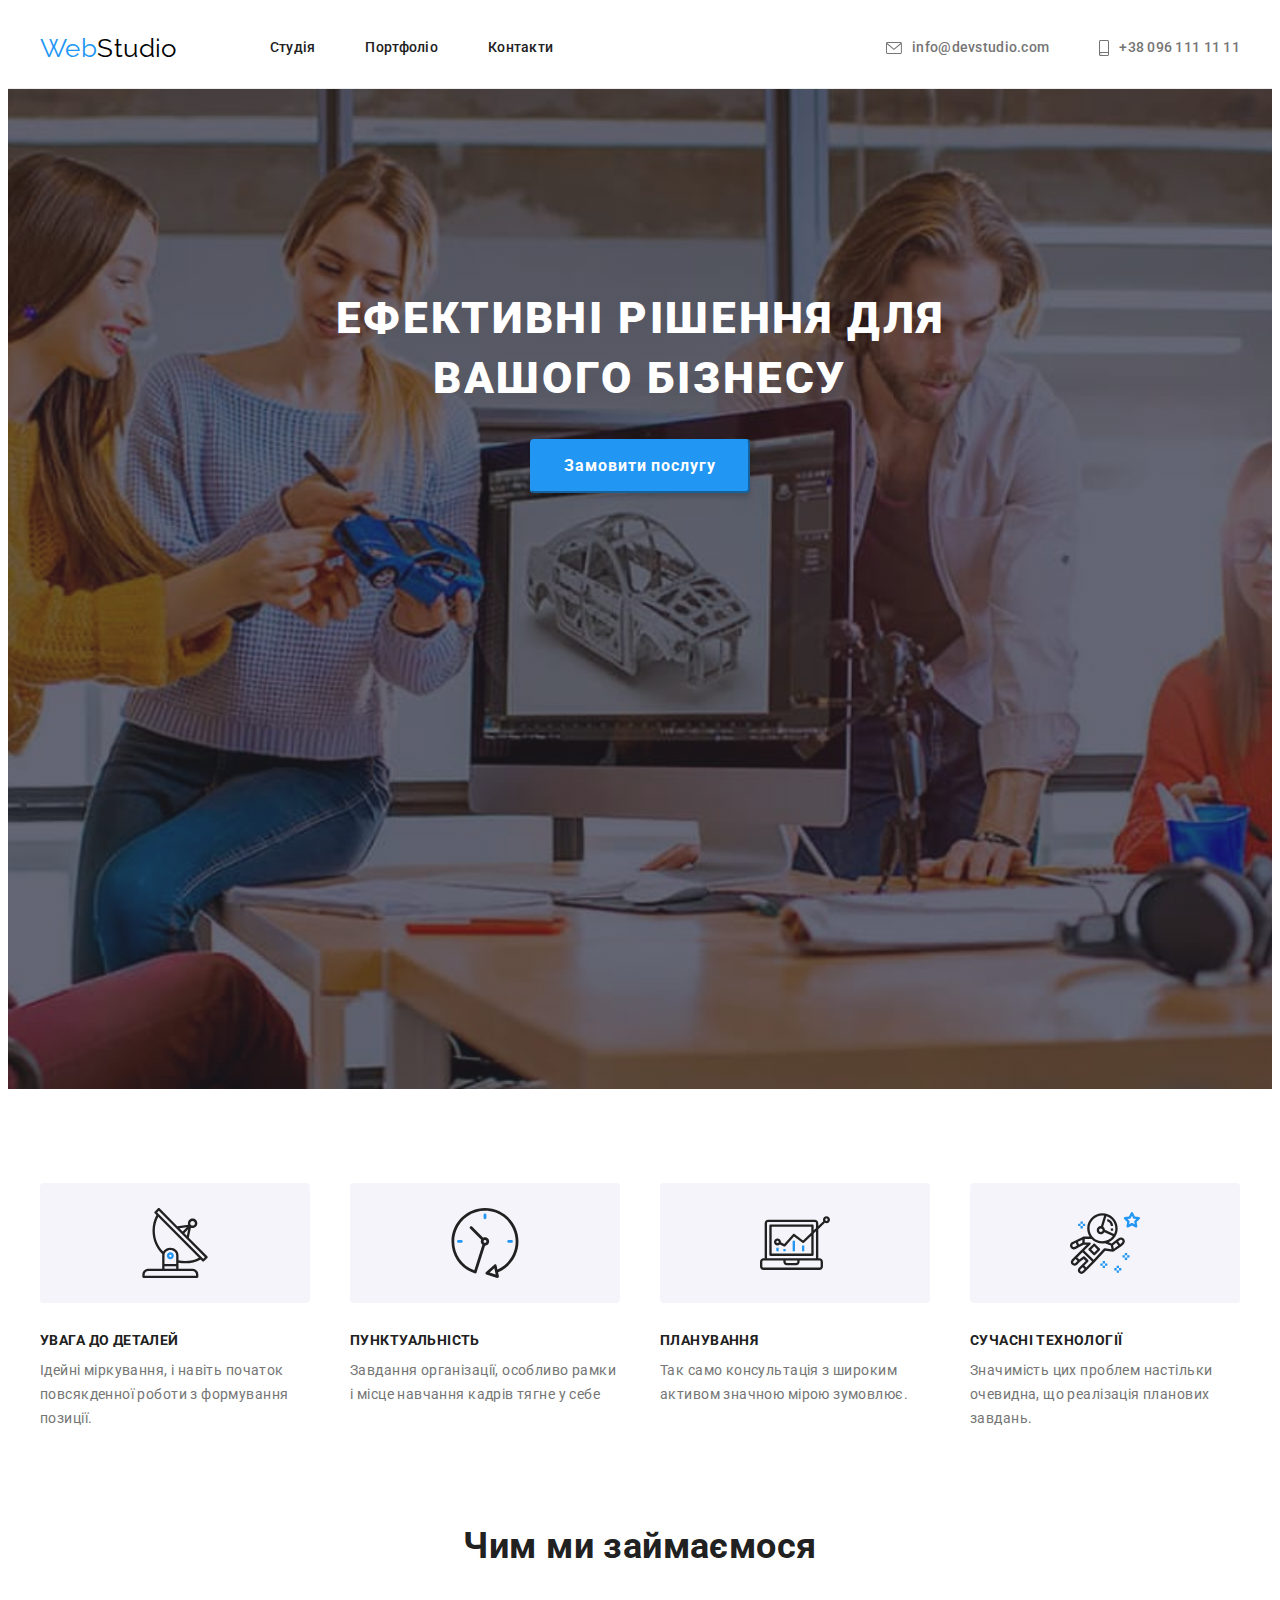
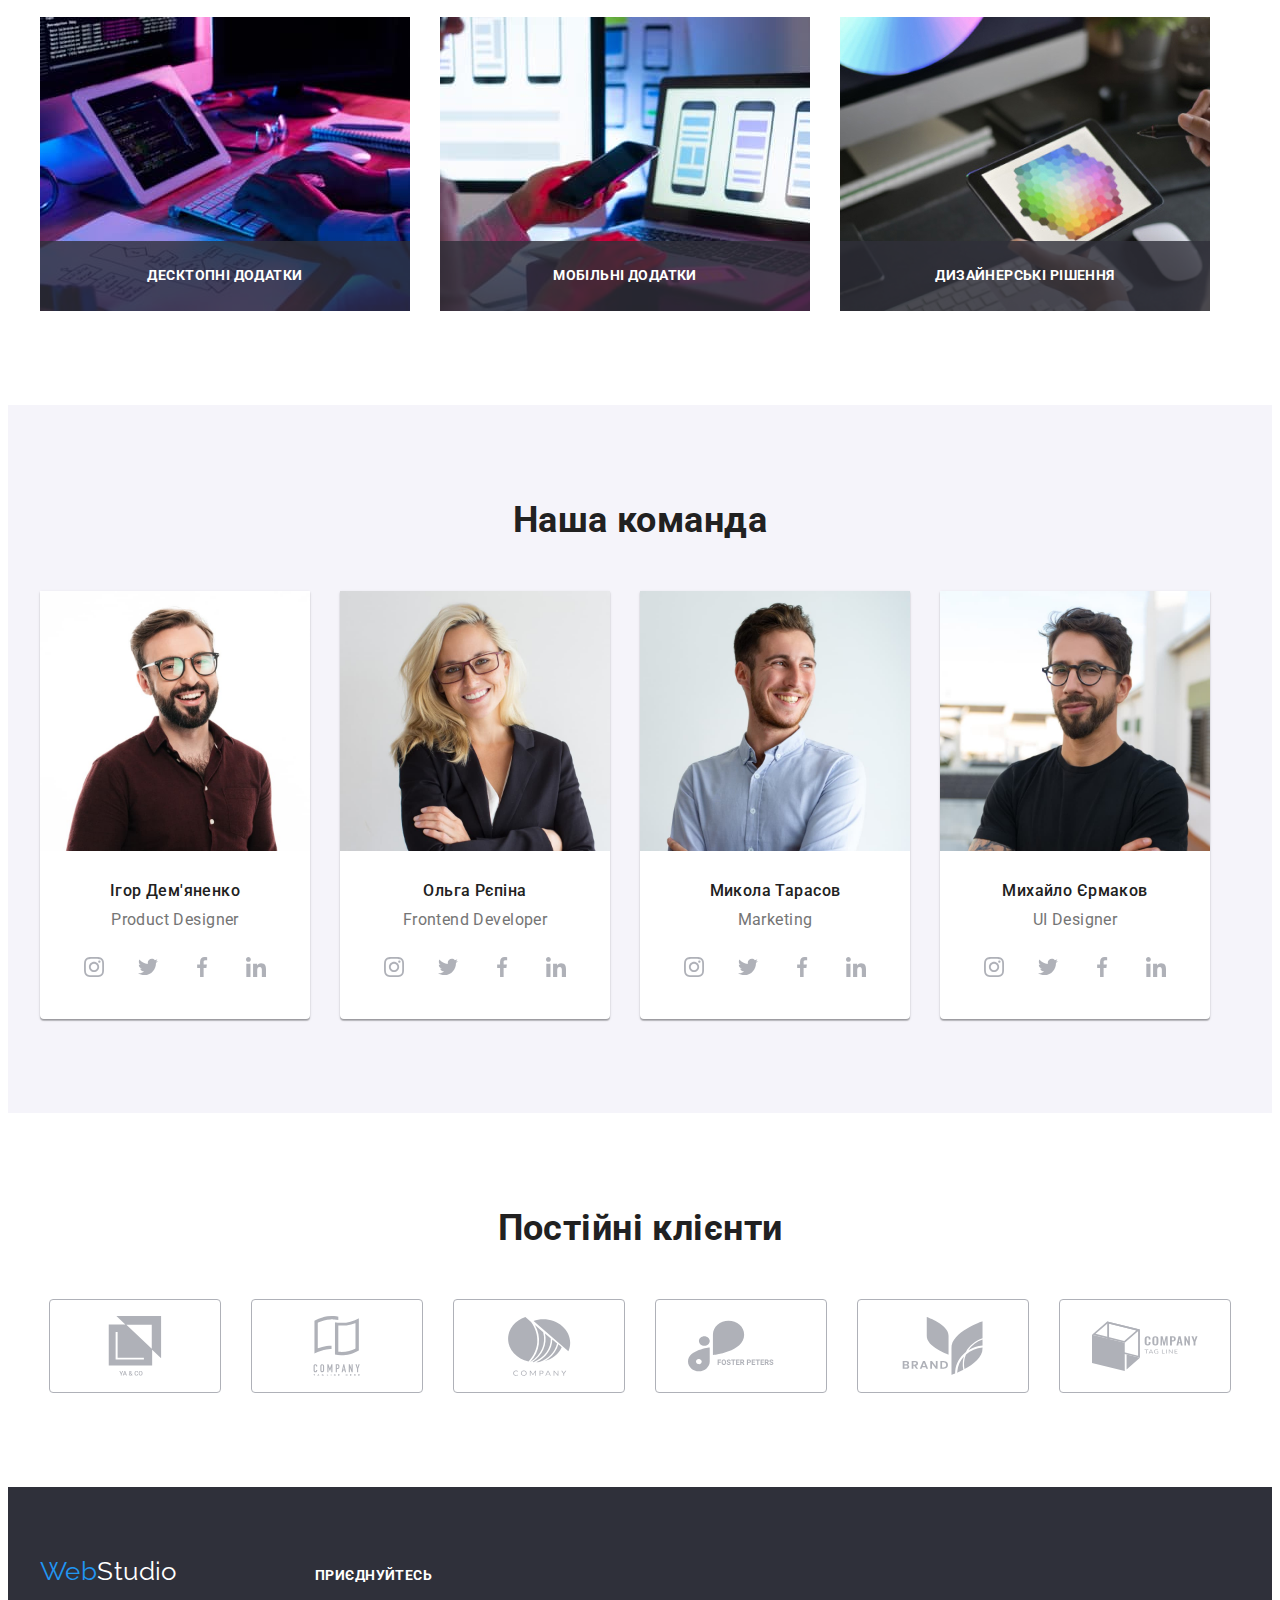
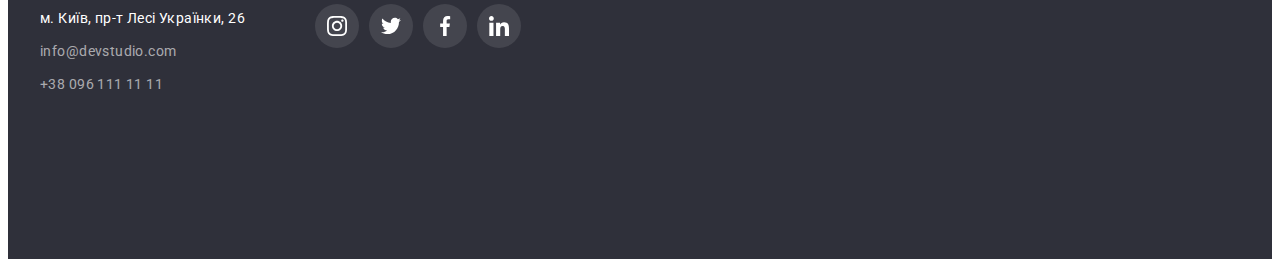
<file: index.html>
<!DOCTYPE html>
<html lang="uk">
<head>
    <meta charset="UTF-8">
    <meta http-equiv="X-UA-Compatible" content="IE=edge">
    <meta name="viewport" content="width=device-width, initial-scale=1.0">
    <link rel="preconnect" href="https://fonts.googleapis.com">
    <link rel="preconnect" href="https://fonts.gstatic.com" crossorigin>
    <link href="https://fonts.googleapis.com/css2?family=Raleway:wght@700&family=Roboto:wght@400;500;700;900&display=swap"
        rel="stylesheet">
    <link rel="stylesheet" href="https://cdnjs.cloudflare.com/ajax/libs/modern-normalize/1.1.0/modern-normalize.min.css"
        integrity="sha512-wpPYUAdjBVSE4KJnH1VR1HeZfpl1ub8YT/NKx4PuQ5NmX2tKuGu6U/JRp5y+Y8XG2tV+wKQpNHVUX03MfMFn9Q=="
        crossorigin="anonymous" referrerpolicy="no-referrer"/>
    <link rel="stylesheet" href="./css/styles.css">
    <title>WebStudio</title>
</head>

<body>
    <!--Шапка сайту-->
  <header class="header">
    <div class="container">
        <a class="logo" href="./index.html">Web<span>Studio</span></a>
        <nav class="nav-menu">
        <ul class="links">
            <li class="item"><a class="nav-link" href="./index.html">Студія</a></li>
            <li class="item"><a class="nav-link" href="./portfolio.html">Портфоліо</a></li>
            <li class="item"><a class="nav-link" href="#contacts">Контакти</a></li>
        </ul>
        </nav>
        <ul class="contact-links">
            <li class="item">
                <a class="contact-link" href="mailto:info@devstudio.com">
                <svg class="header-icon-mail">
                <use href="./img/icons.svg#icon-envelope">
                    </use>
                </svg>info@devstudio.com</a>
            <li class="item">
                <a class="contact-link" href="tel:+380961111111">
                <svg class="header-icon-phone">
                <use href="./img/icons.svg#icon-smartphone">
                    </use>
                </svg>+38 096 111 11 11</a>
        </ul>
    </div>
  </header>
  <main>
    <!--Герой-->
    <section class="hero">
        <div class="conteiner">
            <h1 class="hero-title">Ефективні рішення для вашого бізнесу</h1>
            <button class="hero-button" type="button" data-modal-open>Замовити послугу</button>
        </div>
    </section>
    <!--Особливості-->
    <section class="section">
        <div class="container">
            <h2 class="visually-hidden">Особливості</h2>
            <ul class="work-center">
                <li class="benefits">
                    <div class="icons">
                        <svg width="70" height="70">
                        <use href="./img/icons.svg#icon-antenna"></use>
                        </svg>
                    </div>
                    <h3 class="work-title">УВАГА ДО ДЕТАЛЕЙ</h3>
                    <p class="work-text">Ідейні міркування, і навіть початок повсякденної роботи з формування позиції.</p>
                </li>
                <li class="benefits">
                    <div class="icons">
                        <svg width="70" height="70">
                        <use href="./img/icons.svg#icon-clock"></use>
                        </svg>
                    </div>
                    <h3 class="work-title">ПУНКТУАЛЬНІСТЬ</h3>
                    <p class="work-text">Завдання організації, особливо рамки і місце навчання кадрів тягне у себе</p>
                </li>
                <li class="benefits">
                    <div class="icons">
                        <svg width="70" height="70">
                        <use href="./img/icons.svg#icon-diagram"></use>
                        </svg>
                    </div>
                    <h3 class="work-title">ПЛАНУВАННЯ</h3>
                    <p class="work-text">Так само консультація з широким активом значною мірою зумовлює.</p>
                </li>
                <li class="benefits">
                    <div class="icons">
                        <svg width="70" height="70">
                        <use href="./img/icons.svg#icon-astronaut"></use>
                    </svg>
                    </div>
                    <h3 class="work-title">СУЧАСНІ ТЕХНОЛОГІЇ</h3>
                    <p class="work-text">Значимість цих проблем настільки очевидна, що реалізація планових завдань.</p>
                </li>
            </ul>
        </div>
    </section>
    <!--Чим ми займаємося-->
    <section class="section project">
        <div class="container">
            <h2 class="section-title">Чим ми займаємося</h2>
            <ul class="work-img">
                <li>
                    <div class="work-img-pos">
                        <img src="./img/laptop.jpg" alt="Ноутбук" width="370">
                        <p class="work-text-hov work-img-hov">Десктопні додатки</p>
                    </div>
                </li>
                <li>
                    <div class="work-img-pos">
                        <img src="./img/phone.jpg" alt="Телефон" width="370">
                        <p class="work-text-hov work-img-hov">Мобільні додатки</p>
                    </div>
                </li>
                <li>
                    <div class="work-img-pos">
                        <img src="./img/tablet.jpg" alt="Планшет" width="370">
                        <p class="work-text-hov work-img-hov">Дизайнерські рішення</p>
                    </div>
                </li>
            </ul>
        </div>
    </section>
    <!--Наша команда-->
    <section class="section teams">
        <div class="container">
            <h2 class="team">Наша команда</h2>
            <ul class="team-worker">
                <li>
                    <img src="./img/igor.jpg" alt="Ігор Дем'яненко" width="270">
                    <div class="team-card">
                        <h3 class="team-name">Ігор Дем'яненко</h3>
                        <p class="team-position">Product Designer</p>
                        <ul class="social-icons">
                            <li>
                                <a class="icon-cover" href=""><svg class="icon-social">
                                        <use href="./img/icons.svg#icon-instagram"></use>
                                    </svg>
                                </a>
                            </li>
                            <li>
                                <a class="icon-cover" href=""><svg class="icon-social">
                                        <use href="./img/icons.svg#icon-twitter"></use>
                                    </svg>
                                </a>
                            </li>
                            <li>
                                <a class="icon-cover" href=""><svg class="icon-social">
                                        <use href="./img/icons.svg#icon-facebook"></use>
                                    </svg>
                                </a>
                            </li>
                            <li>
                                <a class="icon-cover" href=""><svg class="icon-social">
                                        <use href="./img/icons.svg#icon-linkedin"></use>
                                    </svg>
                                </a>
                            </li>
                        </ul>
                    </div>
                </li>
                <li>
                    <img src="./img/olga.jpg" alt="Ольга Рєпіна" width="270">
                    <div class="team-card">
                        <h3 class="team-name">Ольга Рєпіна</h3>
                        <p class="team-position">Frontend Developer</p>
                        <ul class="social-icons">
                            <li>
                                <a class="icon-cover" href=""><svg class="icon-social">
                                        <use href="./img/icons.svg#icon-instagram"></use>
                                    </svg>
                                </a>
                            </li>
                            <li>
                                <a class="icon-cover" href=""><svg class="icon-social">
                                        <use href="./img/icons.svg#icon-twitter"></use>
                                    </svg>
                                </a>
                            </li>
                            <li>
                                <a class="icon-cover" href=""><svg class="icon-social">
                                        <use href="./img/icons.svg#icon-facebook"></use>
                                    </svg>
                                </a>
                            </li>
                            <li>
                                <a class="icon-cover" href=""><svg class="icon-social">
                                        <use href="./img/icons.svg#icon-linkedin"></use>
                                    </svg>
                                </a>
                            </li>
                        </ul>
                    </div>
                </li>
                <li>
                    <img src="./img/mykola.jpg" alt="Микола Тарасов" width="270">
                    <div class="team-card">
                        <h3 class="team-name">Микола Тарасов</h3>
                        <p class="team-position">Marketing</p>
                        <ul class="social-icons">
                            <li>
                                <a class="icon-cover" href=""><svg class="icon-social">
                                        <use href="./img/icons.svg#icon-instagram"></use>
                                    </svg>
                                </a>
                            </li>
                            <li>
                                <a class="icon-cover" href=""><svg class="icon-social">
                                        <use href="./img/icons.svg#icon-twitter"></use>
                                    </svg>
                                </a>
                            </li>
                            <li>
                                <a class="icon-cover" href=""><svg class="icon-social">
                                        <use href="./img/icons.svg#icon-facebook"></use>
                                    </svg>
                                </a>
                            </li>
                            <li>
                                <a class="icon-cover" href=""><svg class="icon-social">
                                        <use href="./img/icons.svg#icon-linkedin"></use>
                                    </svg>
                                </a>
                            </li>
                        </ul>
                    </div>
                </li>
                <li>
                    <img src="./img/mykhailo.jpg" alt="Михайло Єрмаков" width="270">
                    <div class="team-card">
                        <h3 class="team-name">Михайло Єрмаков</h3>
                        <p class="team-position">UI Designer</p>
                        <ul class="social-icons">
                            <li>
                                <a class="icon-cover" href=""><svg class="icon-social">
                                        <use href="./img/icons.svg#icon-instagram"></use>
                                    </svg>
                                </a>
                            </li>
                            <li>
                                <a class="icon-cover" href=""><svg class="icon-social">
                                        <use href="./img/icons.svg#icon-twitter"></use>
                                    </svg>
                                </a>
                            </li>
                            <li>
                                <a class="icon-cover" href=""><svg class="icon-social">
                                        <use href="./img/icons.svg#icon-facebook"></use>
                                    </svg>
                                </a>
                            </li>
                            <li>
                                <a class="icon-cover" href=""><svg class="icon-social">
                                        <use href="./img/icons.svg#icon-linkedin"></use>
                                    </svg>
                                </a>
                            </li>
                        </ul>
                    </div>
                </li>
            </ul>
        </div>
    </section>
    <section class="cliens">
        <div class="container">
            <h2 class="section-title">Постійні клієнти</h2>
            <ul class="icon-cliens">
                <li>
                    <a class="icon-client-bg" href="">
                        <svg class="icon-client">
                            <use href="./img/icons.svg#icon-yaco"></use>
                        </svg>
                    </a>
                </li>
                <li>
                    <a class="icon-client-bg" href=""><svg class="icon-client">
                            <use href="./img/icons.svg#icon-tagline"></use>
                        </svg>
                    </a>
                </li>
                <li>
                    <a class="icon-client-bg" href=""><svg class="icon-client">
                            <use href="./img/icons.svg#icon-company"></use>
                        </svg>
                    </a>
                </li>
                <li>
                    <a class="icon-client-bg" href=""><svg class="icon-client">
                            <use href="./img/icons.svg#icon-foster"></use>
                        </svg>
                    </a>
                </li>
                <li>
                    <a class="icon-client-bg" href=""><svg class="icon-client">
                            <use href="./img/icons.svg#icon-brand"></use>
                        </svg>
                    </a>
                </li>
                <li>
                    <a class="icon-client-bg" href=""><svg class="icon-client">
                            <use href="./img/icons.svg#icon-tag"></use>
                        </svg>
                    </a>
                </li>
            </ul>
        </div>
    </section>
  </main>
    <!--Футер-->
  <footer class="footer">
    <div class="container">
        <ul class="footer-tab">
            <li>
                <a class="logo-footer" href="./index.html">Web<span>Studio</span></a>
                <address id="contacts" class="address">
                <ul>
                    <li><a class="contact" href="https://goo.gl/maps/UYQvhBEnPJz3JGaJ8" target="_blank"
                            rel="noopener noreferrer nofollow">м. Київ, пр-т Лесі Українки, 26</a></li>
                    <li><a class="contact-info" href="mailto:info@devstudio.com">info@devstudio.com</a>
                    <li><a class="contact-info" href="tel:+380961111111">+38 096 111 11 11</a>
                </ul>
                </address>
            </li>
            <li class="footer-tabs">
                <p class="footer-title">приєднуйтесь</p>
                <ul class="footer-social-icons">
            
                    <li>
                        <a class="footer-icon-cover" href="">
                            <svg class="footer-icon-social">
                                <use href="./img/icons.svg#icon-instagram"></use>
                            </svg>
                        </a>
                    </li>
            
                    <li>
                        <a class="footer-icon-cover" href="">
                            <svg class="footer-icon-social">
                                <use href="./img/icons.svg#icon-twitter"></use>
                            </svg>
                        </a>
                    </li>
            
                    <li>
                        <a class="footer-icon-cover" href="">
                            <svg class="footer-icon-social">
                                <use href="./img/icons.svg#icon-facebook"></use>
                            </svg>
                        </a>
                    </li>
            
                    <li>
                        <a class="footer-icon-cover" href="">
                            <svg class="footer-icon-social">
                                <use href="./img/icons.svg#icon-linkedin"></use>
                            </svg>
                        </a>
                    </li>
            
                </ul>
            </li>
        </ul>
    </div>
  </footer> 
    <div class="backdrop is-hidden" data-modal>
        <div class="modal">
            <button data-modal-close class="modal-btn"></button>
        </div>
    </div>

    <script src="./js/modal.js"></script>
</body>

</html>
</file>
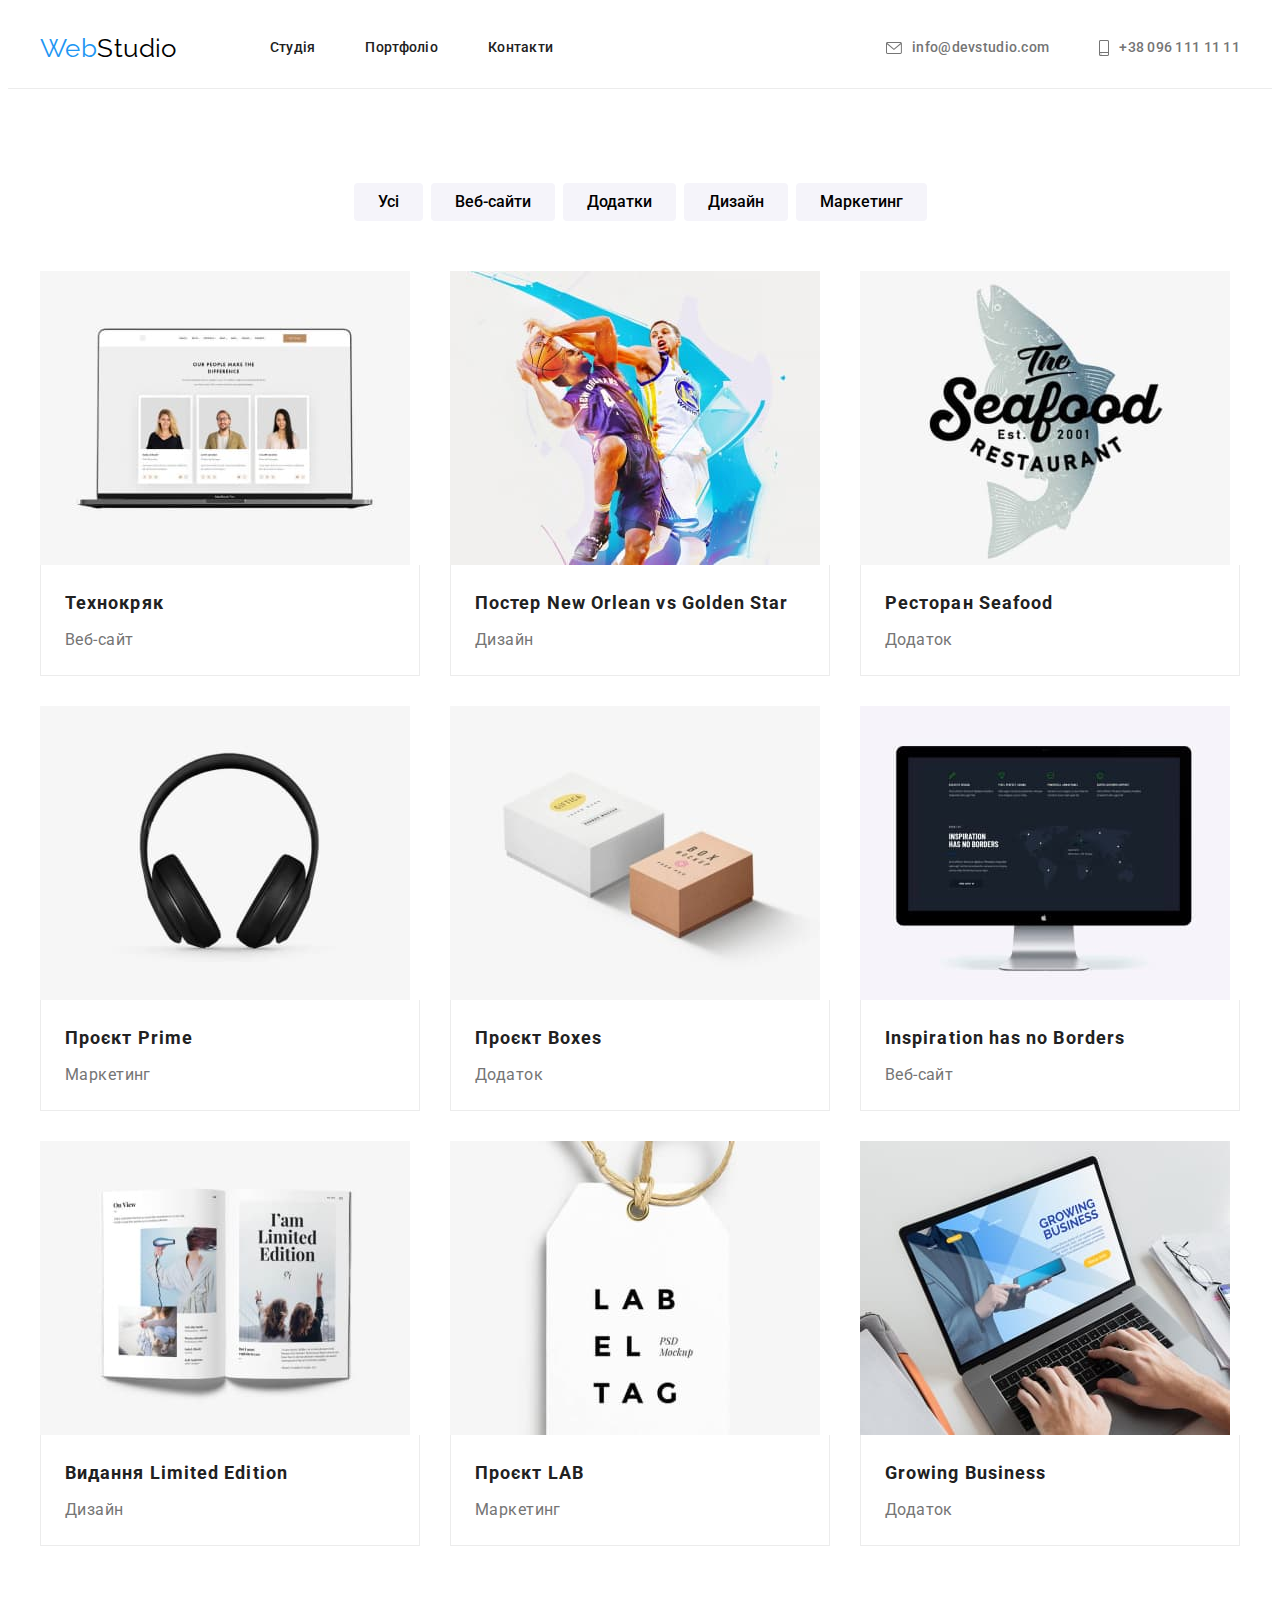
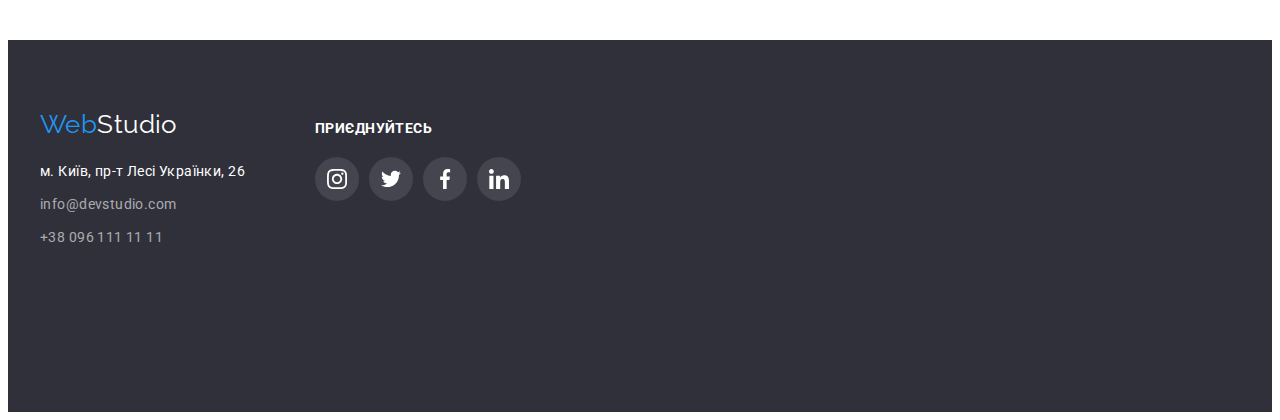
<file: portfolio.html>
<!DOCTYPE html>
<html lang="uk">

<head>
    <meta charset="UTF-8">
    <meta http-equiv="X-UA-Compatible" content="IE=edge">
    <meta name="viewport" content="width=device-width, initial-scale=1.0">
    <link rel="preconnect" href="https://fonts.googleapis.com">
    <link rel="preconnect" href="https://fonts.gstatic.com" crossorigin>
    <link href="https://fonts.googleapis.com/css2?family=Raleway:wght@700&family=Roboto:wght@400;500;700;900&display=swap"
        rel="stylesheet">
    <link rel="stylesheet" href="https://cdnjs.cloudflare.com/ajax/libs/modern-normalize/1.1.0/modern-normalize.min.css"
        integrity="sha512-wpPYUAdjBVSE4KJnH1VR1HeZfpl1ub8YT/NKx4PuQ5NmX2tKuGu6U/JRp5y+Y8XG2tV+wKQpNHVUX03MfMFn9Q=="
        crossorigin="anonymous" referrerpolicy="no-referrer"/>
    <link rel="stylesheet" href="./css/styles.css">
    <title>WebStudio</title>
</head>

<body>
    <!--Шапка-->
    <header class="header">
        <div class="container">
            <a class="logo" href="./index.html">Web<span>Studio</span></a>
            <nav class="nav-menu">
                <ul class="links">
                    <li class="item"><a class="nav-link" href="./index.html">Студія</a></li>
                    <li class="item"><a class="nav-link" href="./portfolio.html">Портфоліо</a></li>
                    <li class="item"><a class="nav-link" href="#contacts">Контакти</a></li>
                </ul>
            </nav>
            <ul class="contact-links">
                <li class="item"><a class="contact-link" href="mailto:info@devstudio.com"><svg class="header-icon-mail">
                    <use href="./img/icons.svg#icon-envelope">
                    </use>
                    </svg>info@devstudio.com</a>
                <li class="item"><a class="contact-link" href="tel:+380961111111"><svg class="header-icon-phone">
                    <use href="./img/icons.svg#icon-smartphone">
                    </use>
                    </svg>+38 096 111 11 11</a>
            </ul>
        </div>
    </header>
    <main>
    <!--Основна частина-->
    <section class="section">
        <div class="container">
        <h1 class="visually-hidden">Кнопки</h1>
        <ul class="projects-btn">
            <li><button class="item-btn" type="button">Усі</button></li>
            <li><button class="item-btn" type="button">Веб-сайти</button></li>
            <li><button class="item-btn" type="button">Додатки</button></li>
            <li><button class="item-btn" type="button">Дизайн</button></li>
            <li><button class="item-btn" type="button">Маркетинг</button></li>
        </ul>
        <h2 class="visually-hidden">Проекти</h2>
        <ul class="project-cards">
            <li class="project-card">
                    <div class="project-card-img">
                        <img src="./img/tehnokryak.jpg" alt="Технокряк" width="370" height="294">
                            <p class="project-card-hov">
                                Ресурс пропонує комплексні пропозиції з різним рівнем
                                функціоналу та сервісів. Все це дозволить відвідувачу
                                отримати вичерпні відомості про компанію чи приватну
                                особу.
                            </p>
                    </div>
                    <div class="card-item">
                        <h3 class="project-title">Технокряк</h3>
                        <p class="project-type">Веб-сайт</p>
                    </div>
            </li>
            <li class="project-card">
                    <div class="project-card-img">
                        <img src="./img/basketball.jpg" alt="Баскетбол" width="370" height="294">
                            <p class="project-card-hov">
                                Ресурс пропонує комплексні пропозиції з різним рівнем
                                функціоналу та сервісів. Все це дозволить відвідувачу
                                отримати вичерпні відомості про компанію чи приватну
                                особу.
                            </p>
                    </div>
                <div class="card-item">
                    <h3 class="project-title">Постер New Orlean vs Golden Star</h3>
                    <p class="project-type">Дизайн</p>
                </div>
            </li>
            <li class="project-card">
                    <div class="project-card-img">
                        <img src="./img/seafood.jpg" alt="Ресторан" width="370" height="294">
                            <p class="project-card-hov">
                                Ресурс пропонує комплексні пропозиції з різним рівнем
                                функціоналу та сервісів. Все це дозволить відвідувачу
                                отримати вичерпні відомості про компанію чи приватну
                                особу.
                            </p>
                    </div>
                <div class="card-item">
                    <h3 class="project-title">Ресторан Seafood</h3>
                    <p class="project-type">Додаток</p>
                </div>
            </li>
            <li class="project-card">
                    <div class="project-card-img">
                        <img src="./img/prime.jpg" alt="Навушники" width="370" height="294">
                            <p class="project-card-hov">
                                Ресурс пропонує комплексні пропозиції з різним рівнем
                                функціоналу та сервісів. Все це дозволить відвідувачу
                                отримати вичерпні відомості про компанію чи приватну
                                особу.
                            </p>
                    </div>
                <div class="card-item">
                    <h3 class="project-title">Проєкт Prime</h3>
                    <p class="project-type">Маркетинг</p>
                </div>
            </li>
            <li class="project-card">
                    <div class="project-card-img">
                        <img src="./img/boxes.jpg" alt="Коробки" width="370" height="294">
                            <p class="project-card-hov">
                                Ресурс пропонує комплексні пропозиції з різним рівнем
                                функціоналу та сервісів. Все це дозволить відвідувачу
                                отримати вичерпні відомості про компанію чи приватну
                                особу.
                            </p>
                    </div>
                <div class="card-item">
                    <h3 class="project-title">Проєкт Boxes</h3>
                    <p class="project-type">Додаток</p>
                </div>
            </li>
            <li class="project-card">
                    <div class="project-card-img">
                        <img src="./img/inspiration.jpg" alt="Монітор" width="370" height="294">
                            <p class="project-card-hov">
                                Ресурс пропонує комплексні пропозиції з різним рівнем
                                функціоналу та сервісів. Все це дозволить відвідувачу
                                отримати вичерпні відомості про компанію чи приватну
                                особу.
                            </p>
                    </div>
                <div class="card-item">
                    <h3 class="project-title">Inspiration has no Borders</h3>
                    <p class="project-type">Веб-сайт</p>
                </div>
            </li>
            <li class="project-card">
                    <div class="project-card-img">
                        <img src="./img/limited.jpg" alt="Журнал" width="370" height="294">
                            <p class="project-card-hov">
                                Ресурс пропонує комплексні пропозиції з різним рівнем
                                функціоналу та сервісів. Все це дозволить відвідувачу
                                отримати вичерпні відомості про компанію чи приватну
                                особу.
                            </p>
                    </div>
                <div class="card-item">
                    <h3 class="project-title">Видання Limited Edition</h3>
                    <p class="project-type">Дизайн</p>
                </div>
            </li>
            <li class="project-card">
                    <div class="project-card-img">
                        <img src="./img/lab.jpg" alt="Бірка" width="370" height="294">
                            <p class="project-card-hov">
                                Ресурс пропонує комплексні пропозиції з різним рівнем
                                функціоналу та сервісів. Все це дозволить відвідувачу
                                отримати вичерпні відомості про компанію чи приватну
                                особу.
                            </p>
                    </div>
                <div class="card-item">
                    <h3 class="project-title">Проєкт LAB</h3>
                    <p class="project-type">Маркетинг</p>
                </div>
            </li>
            <li class="project-card">
                    <div class="project-card-img">
                        <img src="./img/business.jpg" alt="Ноутбук" width="370" height="294">
                            <p class="project-card-hov">
                                Ресурс пропонує комплексні пропозиції з різним рівнем
                                функціоналу та сервісів. Все це дозволить відвідувачу
                                отримати вичерпні відомості про компанію чи приватну
                                особу.
                            </p>
                    </div>
                <div class="card-item">
                    <h3 class="project-title">Growing Business</h3>
                    <p class="project-type">Додаток</p>
                </div>
            </li>
        </ul>
        </div>
    </section>
    </main>
    <!--Футер-->
    <footer class="footer">
        <div class="container">
            <ul class="footer-tab">
                <li>
                    <a class="logo-footer" href="./index.html">Web<span>Studio</span></a>
                    <address id="contacts" class="address">
                        <ul>
                            <li><a class="contact" href="https://goo.gl/maps/UYQvhBEnPJz3JGaJ8" target="_blank" 
                                rel="noopener noreferrer nofollow">м. Київ, пр-т Лесі Українки, 26</a></li>
                            <li><a class="contact-info" href="mailto:info@devstudio.com">info@devstudio.com</a>
                            <li><a class="contact-info" href="tel:+380961111111">+38 096 111 11 11</a>
                        </ul>
                    </address>
                </li>
                <li class="footer-tabs">
                    <p class="footer-title">приєднуйтесь</p>
                    <ul class="footer-social-icons">
                
                        <li>
                            <a class="footer-icon-cover" href="">
                                <svg class="footer-icon-social">
                                    <use href="./img/icons.svg#icon-instagram"></use>
                                </svg>
                            </a>
                        </li>
                
                        <li>
                            <a class="footer-icon-cover" href="">
                                <svg class="footer-icon-social">
                                    <use href="./img/icons.svg#icon-twitter"></use>
                                </svg>
                            </a>
                        </li>
                
                        <li>
                            <a class="footer-icon-cover" href="">
                                <svg class="footer-icon-social">
                                    <use href="./img/icons.svg#icon-facebook"></use>
                                </svg>
                            </a>
                        </li>
                
                        <li>
                            <a class="footer-icon-cover" href="">
                                <svg class="footer-icon-social">
                                    <use href="./img/icons.svg#icon-linkedin"></use>
                                </svg>
                            </a>
                        </li>
                
                    </ul>
                </li>
            </ul>
        </div>
    </footer>
</body>
</html>
</file>
<file: css/styles.css>
:root {
    --main-color: #212121;
    --second-color: #ffffff;
    --third-color: #757575;
    --main-btn-color: #2196F3;
    --line-color: #ececec;

    --main-font: 'Roboto', sans-serif;
}
body {
    font-family: var(--main-font);
    font-size: 14px;
    line-height: 1.14;
    color: var(--main-color);
    background-color: var(--second-color);
    letter-spacing: 0.03em;
}
a {
    text-decoration: none;
    color: inherit;
}
ul {
    padding: 0;
    margin: 0;
    list-style: none;
}
img {
    display: block;
}
p,
h1,
h2,
h3,
h4,
h5,
h6 {
    margin: 0;
}
address {
    font-style: normal;
}
.container {
    width: 1200px;
    padding-left: 15px;
    padding-right: 15px;
    margin-left: auto;
    margin-right: auto;
}


/* -----------HEADER----------- */
.logo {
    font-family: 'Raleway', sans-serif;
    font-size: 26px;
    line-height: 1.19;
    color: var(--main-btn-color);
    margin-right: 93px;
}
.logo>span {
    color: #000000;
}
.nav-link {
    position: relative;
    display: block;
    padding: 32px 0;
    font-weight: 500;
    font-size: 14px;
    line-height: 1.14;
    letter-spacing: 0.02em;
    text-decoration: none;
    transition: color 250ms cubic-bezier(0.4, 0, 0.2, 1);
}
.links .nav-link:hover,
.links .nav-link:focus {
    color: var(--main-btn-color);
}
.links .nav-link:active {
    color: var(--main-btn-color);
}
.nav-link::after {
    content: "";
    position: absolute;
    left: 0;
    bottom: 0;
    display: block;
    width: 100%;
    height: 4px;
    background-color: var(--main-btn-color);
    border-radius: 2px;
    opacity: 0;
    transform: scaleX(0);
        transition: transform 250ms cubic-bezier(0.4, 0, 0.2, 1),
            opacity 250ms cubic-bezier(0.4, 0, 0.2, 1);
}
.nav-link:hover::after,
.nav-link:focus::after {
    opacity: 1;
    transform: scaleX(1);
}
.contact-link {
    display: flex;
    align-items: center;
    font-weight: 500;
    font-size: 14px;
    line-height: 1.14;
    letter-spacing: 0.02em;
    color: var(--third-color);
    transition: color 250ms cubic-bezier(0.4, 0, 0.2, 1);
}
.links .item:not(:last-child),
.contact-links .item:not(:last-child) {
    margin-right: 50px;
}
.contact-link:hover,
.contact-link:focus {
    color: var(--main-btn-color);
}
.header-icon-mail {
    height: 12px;
    width: 16px;
    margin-right: 10px;
    fill: currentColor;
}
.header-icon-mail:hover,
.header-icon-mail:focus {
    fill: var(--main-btn-color);
}
.header-icon-phone {
    width: 10px;
    height: 16px;
    margin-right: 10px;
    fill: currentColor;
}
.header-icon-phone:hover,
.header-icon-phone:focus {
    fill: var(--main-btn-color);
}
.header {
    border-bottom: 1px solid var(--line-color);
}
.header .container {
    display: flex;
    align-items: center;
}
.nav-menu {
    display: flex;
    align-items: center;
}
.links {
    display: flex;
}
.contact-links {
    display: flex;
    margin-left: auto;
}

/* -----------HERO----------- */
.section {
    padding-top: 94px;
    padding-bottom: 94px;
}
.hero {
    padding: 200px 0;
    text-align: center;
}
.hero-title {
    font-weight: 900;
    font-size: 44px;
    line-height: 1.36;
    text-align: center;
    letter-spacing: 0.06em;
    text-transform: uppercase;
    color: var(--second-color);
    margin-left: auto;
    margin-right: auto;
    margin-bottom: 30px;
    width: 696px;
}
.hero-button {
    font-family: 'Roboto';
    font-weight: 700;
    font-size: 16px;
    line-height: 1.88;
    letter-spacing: 0.06em;
    color: var(--second-color);
    border-color: var(--main-btn-color);
    padding: 10px 32px;
    background-color: var(--main-btn-color);
    cursor: pointer;
    box-shadow: 0px 4px 4px rgba(0, 0, 0, 0.15);
    border-radius: 4px;
    transition: color 250ms cubic-bezier(0.4, 0, 0.2, 1);
}
.hero-button:hover,
.hero-button:focus {
    color: var(--main-btn-color);
    background-color: var(--second-color);
    border-color: var(--main-btn-color);
}
.hero {
    max-width: 1600px;
    height: 600px;
    margin: 0 auto;
    background-color: #C4C4C4;
    background-image: linear-gradient(rgba(47, 48, 58, 0.4), #2f303a66), url(../img/hero.jpg);
    background-repeat: no-repeat;
    background-size: cover;
    background-position: center;
}

/* -----------FEATURES----------- */
.visually-hidden {
    position: absolute;
    width: 1px;
    height: 1px;
    margin: -1px;
    border: 0;
    padding: 0;
    white-space: nowrap;
    overflow: hidden;
}

.work-center {
    display: flex;
    justify-content: space-between;
}
.work-center>li {
    width: 270px;
}
.work-center>li:not(:last-child) {
    margin-right: 30px;
}
.benefits .item {
    width: calc((100% - 90px) / 4);
    display: flex;
    flex-direction: column;
}
.work-center .icons {
    display: flex;
    justify-content: center;
    width: 100%;
    padding-top: 25px;
    padding-bottom: 25px;
    border-radius: 4px;
    background-color: #F5F4FA;
}
.work-title {
    margin-top: 30px;
    margin-bottom: 10px;
    font-weight: 700;
    font-size: 14px;
    line-height: 1.14;
    text-transform: uppercase;
    margin-bottom: 10px;
}
.work-text {
    margin: 0;
    font-size: 14px;
    line-height: 1.71;
    color: var(--third-color);
}

/* -----------Work----------- */
.project {
    padding-top: 0;
}
.section-title {
    padding-top: 0;
    font-size: 36px;
    line-height: 1.17;
    text-align: center;
    margin-bottom: 50px; 
}
.work-img {
    display: flex;
}
.work-img>li:not(:last-child) {
    margin-right: 30px;
}
.work-img-pos {
    position: relative;
    display: flex;
}
.work-img-hov {
    position: relative;
}
.work-text-hov {
    position: absolute;
    left: 0;
    bottom: 0;

    display: flex;
    align-items: center;
    justify-content: center;

    height: 70px;
    width: 100%;

    font-weight: 700;
    line-height: 1.14;
    text-transform: uppercase;
    color: var(--second-color);

    background-color: rgba(47, 48, 58, 0.8);
}
/* -----------Team----------- */
.teams {
    background-color: #F5F4FA;
}
.team-worker {
    display: flex;
}
.team-worker>li {
    text-align: center;
    width: 270px;
    background-color: var(--second-color);
    border-radius: 0px 0px 4px 4px;
    box-shadow: 0px 1px 3px rgba(0, 0, 0, 0.12), 0px 1px 1px rgba(0, 0, 0, 0.14), 0px 2px 1px rgba(0, 0, 0, 0.2);
    background-color: var(--second-color);
}
.team-worker>li:not(:last-child) {
    margin-right: 30px;
}
.team {
    font-size: 36px;
    line-height: 1.17;
    text-align: center;
    margin-bottom: 50px;
    padding-top: 0;
}
.team-card {
    padding-top: 30px;
    padding-bottom: 30px;
}
.team-name {
    font-weight: 500;
    font-size: 16px;
    line-height: 1.19;
}
.team-position {
    margin-top: 10px;
    font-size: 16px;
    line-height: 1.19;
    color: var(--third-color)
}
.social-icons {
    display: flex;
    margin-top: 16px;
    padding: 0 32px;
    gap: 10px;
}
.icon-social {
    height: 20px;
    width: 20px;
    fill: #AFB1B8;
}
.icon-cover {
    height: 44px;
    width: 44px;
    color: var(--second-color);
    background-color: transparent;
    border-radius: 50%;
    display: flex;
    justify-content: center;
    align-items: center;
    transition: background-color 250ms cubic-bezier(0.4, 0, 0.2, 1);
}
.icon-cover:hover {
    background-color: var(--main-btn-color);
}
.icon-cover:focus {
    background-color: var(--main-btn-color);
}
.icon-cover:hover .icon-social {
    fill: var(--second-color);
}
.icon-cover:focus .icon-social {
    fill: var(--second-color);
}
.cliens {
    background-color: var(--second-color);
    padding: 94px 0;
}

.icon-cliens {
    display: flex;
    justify-content: center;
    align-items: center;
}

.icon-client-bg {
    display: flex;
    justify-content: center;
    align-items: center;
    border: 1px solid #AFB1B8;
    border-radius: 4px;
    width: 170px;
    height: 92px;
    cursor: pointer;
    transition: border 250ms cubic-bezier(0.4, 0, 0.2, 1);
}

.icon-client {
    display: flex;
    height: 60px;
    width: 106px;
    fill: #AFB1B8;
    transition: fill 250ms cubic-bezier(0.4, 0, 0.2, 1);
}

.icon-client-bg:hover,
.icon-client-bg:focus {
    border: 1px solid var(--main-btn-color);
}

.icon-client-bg:hover .icon-client,
.icon-client-bg:focus .icon-client {
    fill: var(--main-btn-color);
}

.icon-cliens>li:not(:last-child) {
    margin-right: 30px;
}

/* -----------MAIN----------- */
.projects-btn {
    display: flex;
    justify-content: center;
}
.projects-btn>li:not(:last-child) {
    margin-right: 8px;
}
.item-btn {
    font-family: 'Roboto';
    padding: 4px 22px;
    font-weight: 500;
    font-size: 16px;
    line-height: 1.62;
    background: #F5F4FA;
    cursor: pointer;
    border-color: transparent;
    border-radius: 4px;
    transition: transform 250ms cubic-bezier(0.4, 0, 0.2, 1),
            border-color 250ms cubic-bezier(0.4, 0, 0.2, 1),
            box-shadow 250ms cubic-bezier(0.4, 0, 0.2, 1);
}
.item-btn:hover,
.item-btn:focus {
    color: var(--second-color);
    background: var(--main-btn-color);
    border-color: var(--main-btn-color);
    box-shadow: 0px 3px 1px rgba(0, 0, 0, 0.1), 0px 1px 2px rgba(0, 0, 0, 0.08),
            0px 2px 2px rgba(0, 0, 0, 0.12);
}
.project-cards {
    display: flex;
    flex-wrap: wrap;
    margin-top: 50px;
    gap: 30px;
}
.project-card {
    display: block;
    width: calc((100% - 60px) / 3);
    background-color: var(--second-color);
    transition: box-shadow 250ms cubic-bezier(0.4, 0, 0.2, 1);
}
.project-card:hover,
.project-card:focus {
    box-shadow: 0px 1px 1px rgba(0, 0, 0, 0.12), 0px 4px 4px rgba(0, 0, 0, 0.06),
            1px 4px 6px rgba(0, 0, 0, 0.16);
}
.project-card-img {
    position: relative;
    overflow: hidden;
}
.card-item {
    padding: 20px 24px;
    border-left: 1px solid var(--line-color);
    border-right: 1px solid var(--line-color);
    border-bottom: 1px solid var(--line-color);
}
.project-card-hov {
    position: absolute;
    transform: translateY(0);
    background-color: rgba(33, 150, 243, 0.9);
    padding: 63px 24px;

    font-size: 18px;
    line-height: 1.56;
    color: var(--second-color);

    transition: transform 250ms cubic-bezier(0.4, 0, 0.2, 1);
}
.project-card:hover .project-card-hov,
.project-card:focus .project-card-hov {
    transform: translateY(-100%);
}
.project-title {
    font-size: 18px;
    line-height: 2;
    letter-spacing: 0.06em;
}
.project-type {
    margin-top: 4px;
    font-size: 16px;
    line-height: 1.88;
    color: var(--third-color)
}

/* -----------FOOTER----------- */
.footer {
    max-width: 1600px;
    height: 252px;
    margin: 0 auto;
    background-color: #2F303A;
    padding: 60px 0;
}
.address {
    margin-top: 20px;
}
.address>ul>li:not(:last-child) {
    margin-bottom: 9px;
}
.logo-footer {
    font-family: 'Raleway', sans-serif;
    font-size: 26px;
    line-height: 1.19;
    color: var(--main-btn-color);
}
.logo-footer>span {
    color: var(--second-color);
}
.footer> .container>ul>li {
    margin-top: 9px;
}
.contact{
    font-weight: 400;
    font-size: 14px;
    line-height: 1.71;
    color: var(--second-color);
}
.contact-info {
    font-weight: 400;
    font-size: 14px;
    line-height: 1.71;
    color: rgba(255, 255, 255, 0.6);
}
.footer-tab {
    display: flex;
}
.footer-tabs {
    margin-left: 70px;
}
.footer-title {
    font-weight: 700;
    text-transform: uppercase;
    color: var(--second-color);
    margin-bottom: 20px;
    margin-top: 12px;
}
.footer-icon-cover {
    display: flex;
    height: 44px;
    width: 44px;
    border-radius: 50%;
    background-color: rgba(255, 255, 255, 0.1);
    align-items: center;
    justify-content: center;
    transition: background-color 250ms cubic-bezier(0.4, 0, 0.2, 1);
}
.footer-social-icons>li {
    margin-left: 10px;
    display: flex;
    align-items: center;
    justify-content: center;
}
.footer-social-icons>li:first-child {
    margin-left: 0;
}
.footer-social-icons {
    display: flex;
}
.footer-icon-social {
    display: flex;
    height: 20px;
    width: 20px;
    fill: var(--second-color);
}
.footer-icon-cover:hover,
.footer-icon-cover:focus {
    background-color: var(--main-btn-color);
}

.footer-icon-cover:hover .footer-icon-social,
.footer-icon-cover:focus .footer-icon-social {
    fill: var(--second-color);
}
/* -----------MODAL----------- */
.backdrop {
    position: fixed;
    top: 0;
    left: 0;
    width: 100%;
    height: 100%;
    background-color: rgba(0, 0, 0, 0.2);
    transition: opacity 0.5s ease-in-out, visibility 0.5s ease-in-out;
    ;
}

.modal {
    position: absolute;
    top: 50%;
    left: 50%;
    transform: translate(-50%, -50%);

    width: 528px;
    height: 581px;

    background-color: var(--second-color);
    box-shadow: 0px 1px 3px rgba(0, 0, 0, 0.12), 0px 1px 1px rgba(0, 0, 0, 0.14),
        0px 2px 1px rgba(0, 0, 0, 0.2);
    border-radius: 4px;
    transform: translate(-50%, -50%) scale(1) rotate(0);
    transition: transform 0.25s linear, border-radius 0.25s ease-in-out;
}

.backdrop.is-hidden .modal {
    transform: translate(-50%, -50%) scale(0) rotate(180deg);
    border-radius: 10%;
}

.modal-btn {
    position: absolute;
    right: 8px;
    top: 8px;
    width: 30px;
    height: 30px;
    border-radius: 50%;
    border: 1px solid rgba(0, 0, 0, 0.1);
    background-color: var(--second-color);
}

.modal-btn::before {
    content: "";
    position: absolute;
    top: 13px;
    right: 6px;
    width: 15px;
    height: 2px;
    background-color: #000000;

    transform: rotate(45deg);
}

.modal-btn::after {
    content: "";
    position: absolute;
    width: 15px;
    height: 2px;
    background-color: #000000;
    top: 13px;
    right: 6px;
    transform: rotate(315deg);
}

.backdrop.is-hidden {
    opacity: 0;
    pointer-events: none;
    visibility: hidden;

}
</file>
